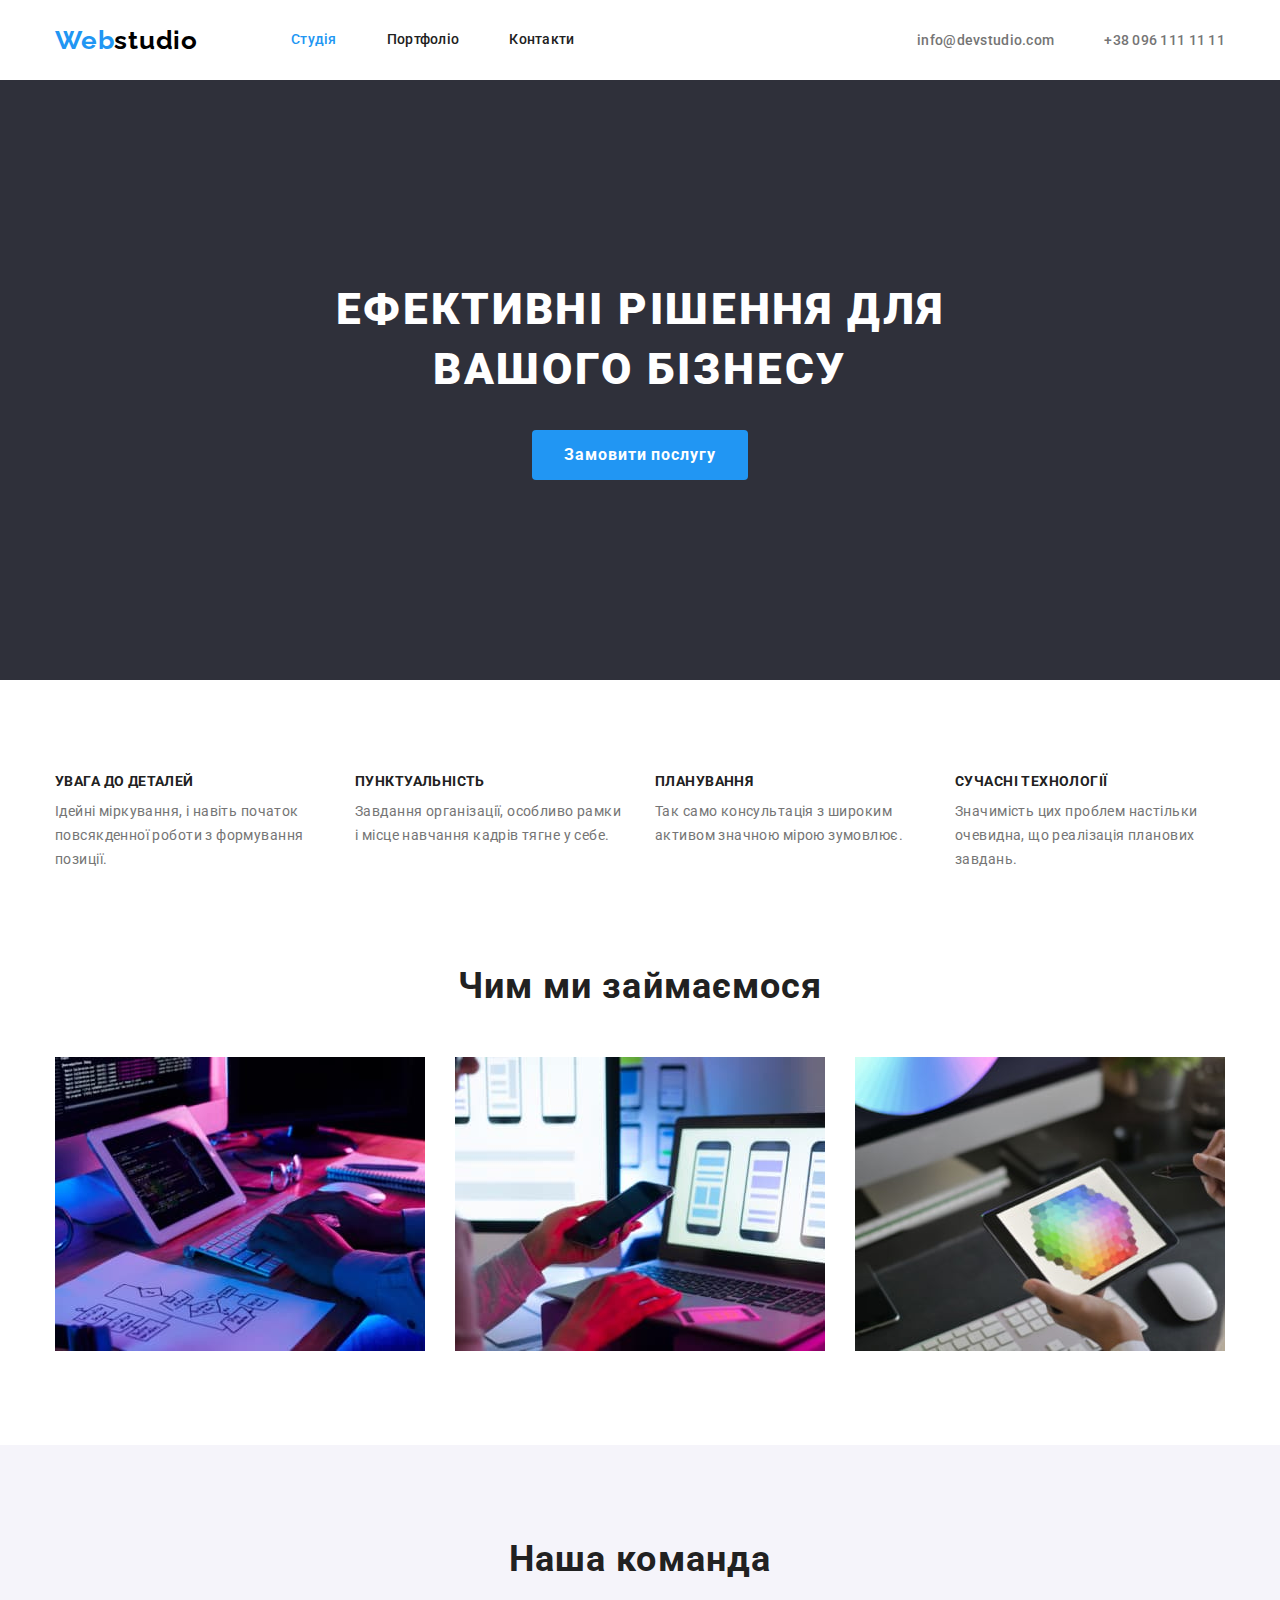
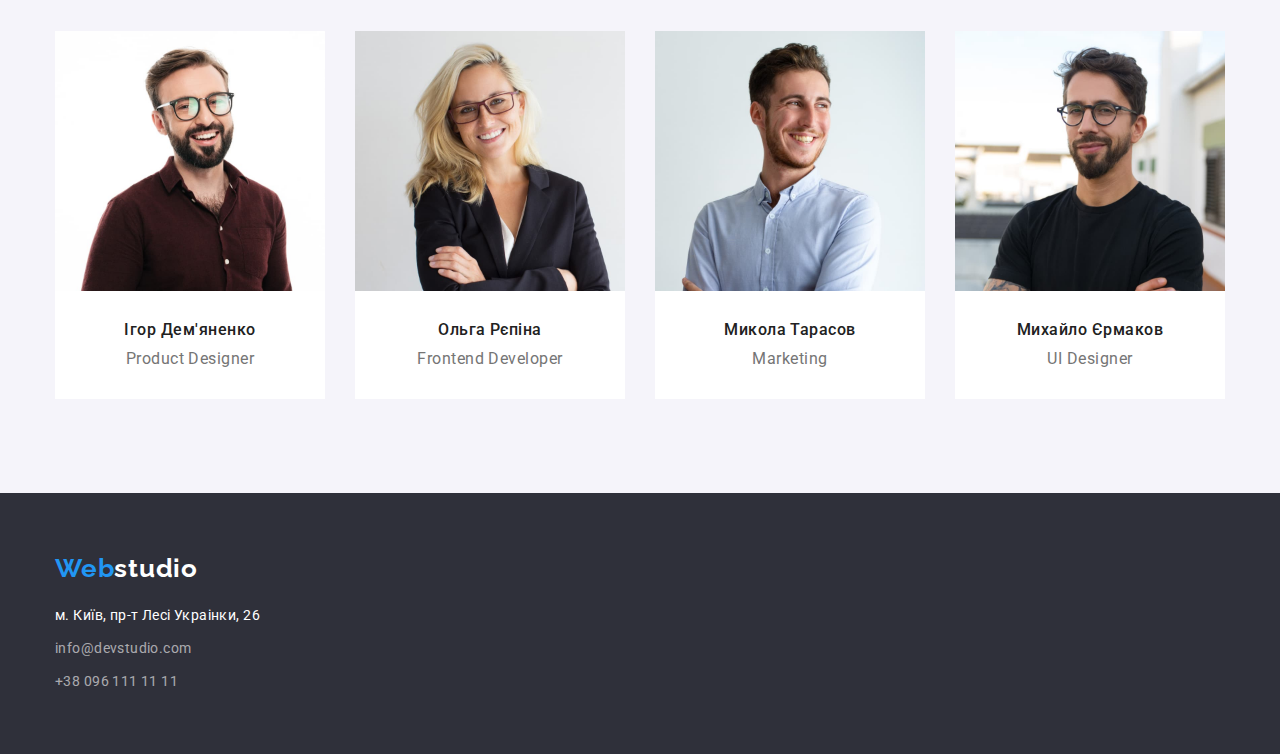
<file: index.html>
<!DOCTYPE html>
<html lang="uk">
  <head>
    <meta charset="UTF-8" />
    <meta http-equiv="X-UA-Compatible" content="IE=edge" />
    <meta name="viewport" content="width=device-width, initial-scale=1.0" />
    <title>My Web-Site</title>
    <link rel="import" href="/portfolio.html" />
    <link rel="preconnect" href="https://fonts.googleapis.com" />
    <link rel="preconnect" href="https://fonts.gstatic.com" crossorigin />
    <link
      href="https://fonts.googleapis.com/css2?family=Raleway:wght@700&family=Roboto:wght@400;500;700;900&display=swap"
      rel="stylesheet"
    />
    <link
      rel="stylesheet"
      href="https://cdnjs.cloudflare.com/ajax/libs/modern-normalize/1.1.0/modern-normalize.min.css"
    />
    <link rel="stylesheet" href="./css/styles.css" />
  </head>
  <body>
    <!-- Шапка Сайта -->
    <header class="all-nav">
      <div class="all-nav-container container">
        <nav class="page-nav">
          <a class="all-logo-header" href="./index.html">
            <span class="logo-part">Web</span>studio</a
          >
          <ul class="nav-menu list">
            <li class="nav-item">
              <a class="main-nav-link current" href="./index.html">Студія</a>
            </li>
            <li class="nav-item">
              <a class="main-nav-link" href="./portfolio.html">Портфоліо</a>
            </li>
            <li class="nav-item"><a class="main-nav-link" href="#">Контакти</a></li>
          </ul>
        </nav>

        <ul class="contacts-container list">
          <li>
            <a class="side-nav-links" href="mailto:info@devstudio.com">info@devstudio.com</a>
          </li>
          <li><a class="side-nav-links" href="tel:+380961111111">+38 096 111 11 11</a></li>
        </ul>
      </div>
    </header>
    <!-- The most unique -->
    <main>
      <!-- Герой -->
      <!-- 1 -->
      <section class="hero-section">
        <div class="hero-container container">
          <h1 class="hero-section-title">Ефективні рішення для вашого бізнесу</h1>
          <button class="hero-btn" type="button">Замовити послугу</button>
        </div>
      </section>
      <!-- 2 -->
      <section class="second-section section">
        <div class="container">
          <!-- Убранный заголовок №1 -->
          <h2 class="visually-hidden">Наші переваги</h2>
          <ul class="second-section-list list">
            <li class="second-list-item">
              <h3 class="second-section-title">Увага до деталей</h3>
              <p>Ідейні міркування, і навіть початок повсякденної роботи з формування позиції.</p>
            </li>
            <li class="second-list-item">
              <h3 class="second-section-title">Пунктуальність</h3>
              <p>Завдання організації, особливо рамки і місце навчання кадрів тягне у себе.</p>
            </li>
            <li class="second-list-item">
              <h3 class="second-section-title">Планування</h3>
              <p>Так само консультація з широким активом значною мірою зумовлює.</p>
            </li>
            <li class="second-list-item">
              <h3 class="second-section-title">Сучасні технології</h3>
              <p>Значимість цих проблем настільки очевидна, що реалізація планових завдань.</p>
            </li>
          </ul>
        </div>
      </section>
      <!-- 3 -->
      <section class="third-section section">
        <div class="container">
          <h2 class="third-section-title">Чим ми займаємося</h2>
          <ul class="third-section-list list">
            <li>
              <img
                src="./images/web-photo.jpg"
                alt="Створення веб-сайтів"
                width="370"
                height="294"
              />
            </li>
            <li>
              <img
                src="./images/mobile-app-photo.jpg"
                alt="Створення мобільних додатків"
                width="370"
                height="294"
              />
            </li>
            <li>
              <img
                src="./images/design-photo.jpg"
                alt="Створення дизайнів"
                width="370"
                height="294"
              />
            </li>
          </ul>
        </div>
      </section>
      <!-- 4 -->
      <section class="fourth-section section">
        <div class="container">
          <h2 class="fourth-section-title">Наша команда</h2>
          <ul class="fourth-section-list list">
            <li>
              <img
                src="./images/product-designer.jpg"
                alt="Фото дизайнера"
                width="270"
                height="260"
              />
              <div class="fourth-section-item">
                <h3 class="fourth-sub-title">Ігор Дем'яненко</h3>
                <p class="describe-list">Product Designer</p>
              </div>
            </li>
            <li>
              <img
                src="./images/frontend-developer.jpg"
                alt="Фото разробника"
                width="270"
                height="260"
              />
              <div class="fourth-section-item">
                <h3 class="fourth-sub-title">Ольга Рєпіна</h3>
                <p class="describe-list">Frontend Developer</p>
              </div>
            </li>
            <li>
              <img src="./images/marketing.jpg" alt="Фото маркетолога" width="270" height="260" />
              <div class="fourth-section-item">
                <h3 class="fourth-sub-title">Микола Тарасов</h3>
                <p class="describe-list">Marketing</p>
              </div>
            </li>
            <li>
              <img
                src="./images/ui-designer.jpg"
                alt="Фото іншого дезайнера"
                width="270"
                height="260"
              />
              <div class="fourth-section-item">
                <h3 class="fourth-sub-title">Михайло Єрмаков</h3>
                <p class="describe-list">UI Designer</p>
              </div>
            </li>
          </ul>
        </div>
      </section>
    </main>
    <!-- Подвал -->
    <footer class="footer-section">
      <div class="footer-container container">
        <a class="all-logo-footer" href="index.html"><span class="logo-part">Web</span>studio</a>
        <address>
          <ul class="footer-list list">
            <li class="footer-list-item">
              <a
                class="adress"
                href="https://goo.gl/maps/CPtrU1FHBa2aNyZL9"
                target="_blank"
                rel="noopener noreferrer nofollow"
                >м. Київ, пр-т Лесі Украінки, 26</a
              >
            </li>
            <li class="footer-list-item">
              <a class="contacts" href="mailto:info@devstudio.com">info@devstudio.com</a>
            </li>
            <li class="footer-list-item">
              <a class="contacts" href="tel:+380961111111">+38 096 111 11 11</a>
            </li>
          </ul>
        </address>
      </div>
    </footer>
  </body>
</html>
</file>
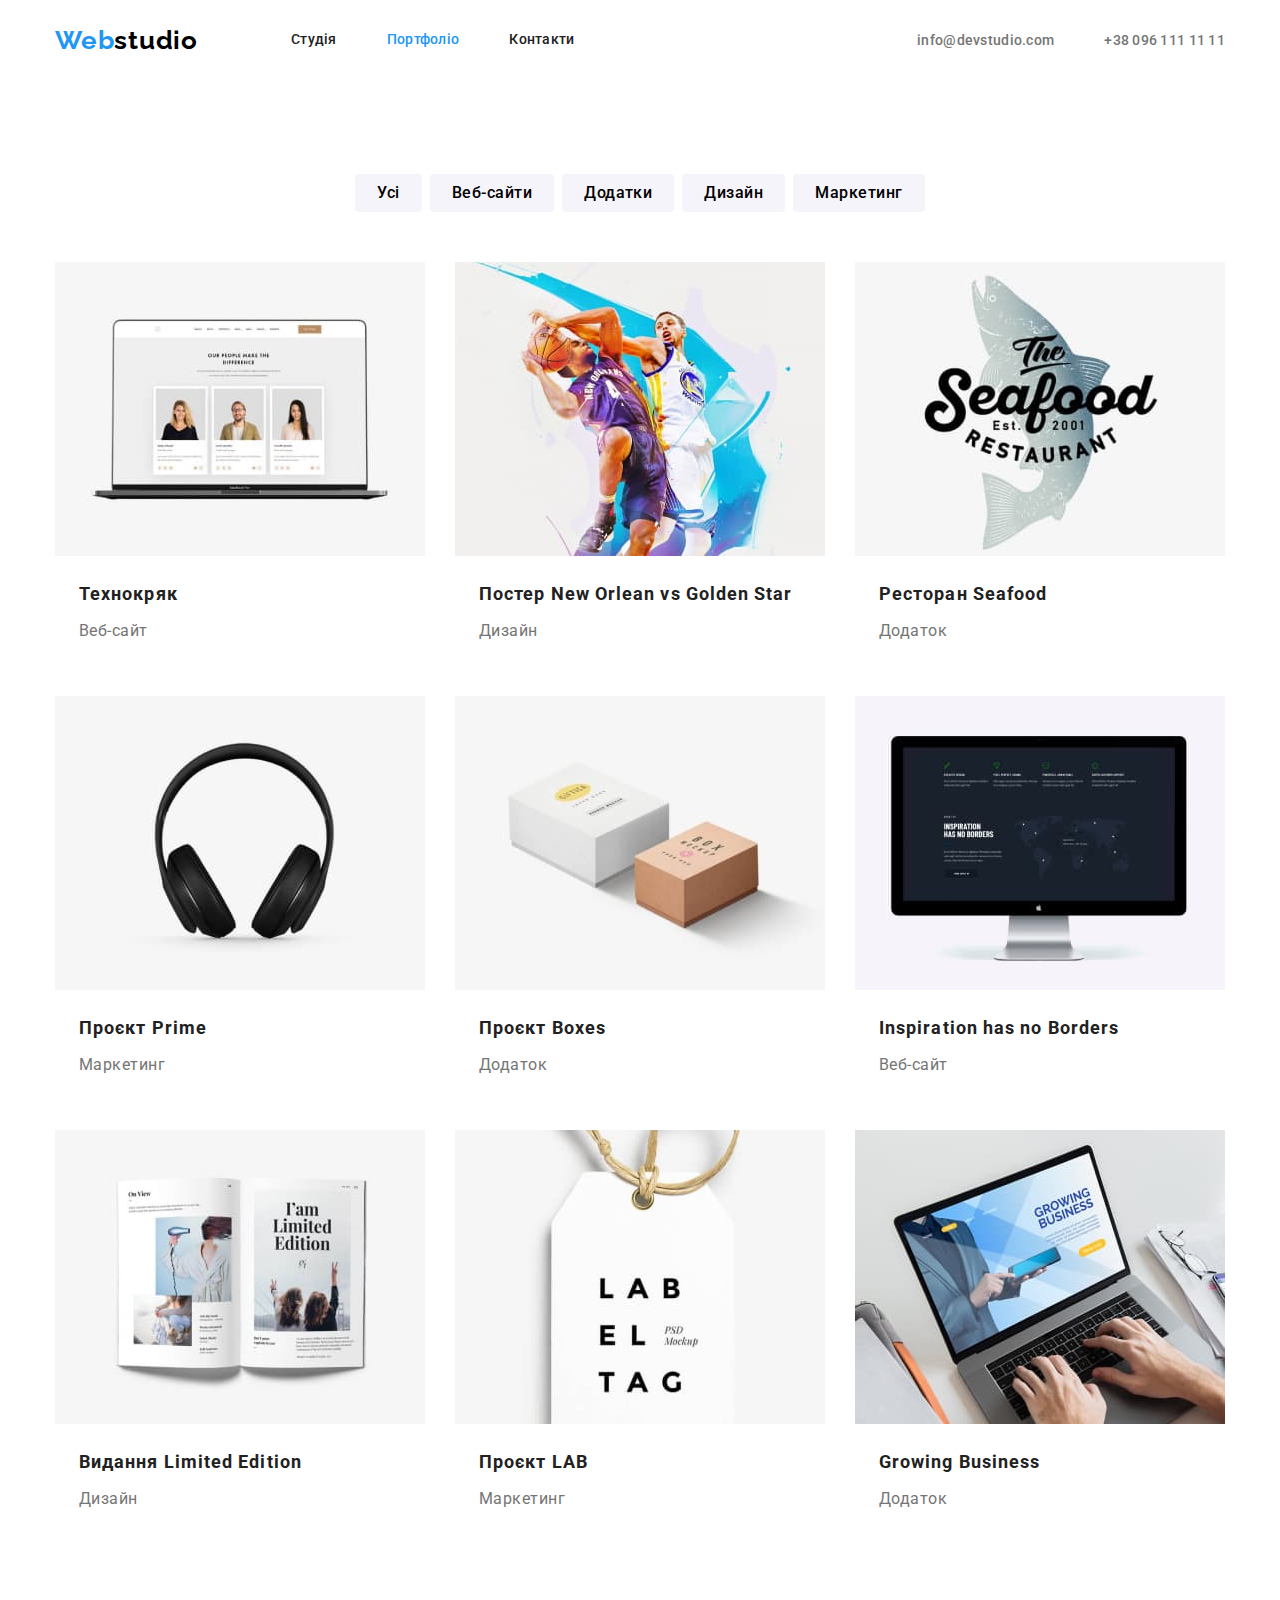
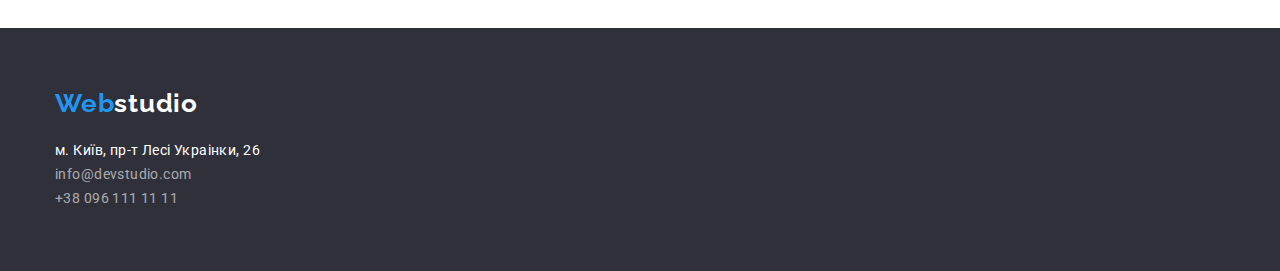
<file: portfolio.html>
<!DOCTYPE html>
<html lang="uk">
  <head>
    <meta charset="UTF-8" />
    <meta http-equiv="X-UA-Compatible" content="IE=edge" />
    <meta name="viewport" content="width=device-width, initial-scale=1.0" />
    <title>Document</title>
    <link rel="preconnect" href="https://fonts.googleapis.com" />
    <link rel="preconnect" href="https://fonts.gstatic.com" crossorigin />
    <link
      href="https://fonts.googleapis.com/css2?family=Raleway:wght@700&family=Roboto:wght@400;500;700;900&display=swap"
      rel="stylesheet"
    />
    <link
      rel="stylesheet"
      href="https://cdnjs.cloudflare.com/ajax/libs/modern-normalize/1.1.0/modern-normalize.min.css"
    />
    <link rel="stylesheet" href="./css/styles.css" />
  </head>
  <body>
    <header class="all-nav">
      <div class="all-nav-container container">
        <nav class="page-nav">
          <a class="all-logo-header" href="./index.html">
            <span class="logo-part">Web</span>studio</a
          >
          <ul class="nav-menu list">
            <li class="nav-item">
              <a class="main-nav-link" href="./index.html">Студія</a>
            </li>
            <li class="nav-item">
              <a class="main-nav-link current" href="./portfolio.html">Портфоліо</a>
            </li>
            <li class="nav-item"><a class="main-nav-link" href="#">Контакти</a></li>
          </ul>
        </nav>

        <ul class="contacts-container list">
          <li>
            <a class="side-nav-links" href="mailto:info@devstudio.com">info@devstudio.com</a>
          </li>
          <li><a class="side-nav-links" href="tel:+380961111111">+38 096 111 11 11</a></li>
        </ul>
      </div>
    </header>
    <main>
      <!-- Фильтр из кнопок -->
      <section class="hero-portfolio-section section">
        <div class="container">
          <!-- Убранный заголовок №2 -->
          <h1 class="visually-hidden">Фільтр кнопок</h1>
          <ul class="filter-btn-list list">
            <li><button class="filter-btn" type="button">Усі</button></li>
            <li><button class="filter-btn" type="button">Веб-сайти</button></li>
            <li><button class="filter-btn" type="button">Додатки</button></li>
            <li><button class="filter-btn" type="button">Дизайн</button></li>
            <li><button class="filter-btn" type="button">Маркетинг</button></li>
          </ul>
          <ul class="variant-menu list">
            <li class="variant-menu-item">
              <img src="./images/techno-kryak.jpg" alt="Фото веб-сайту" />
              <div class="variant-description-item">
                <h2 class="variant-title">Технокряк</h2>
                <p class="variant-description">Веб-сайт</p>
              </div>
            </li>
            <li class="variant-menu-item">
              <img src="./images/basket-poster.jpg" alt="Фото дизайну з баскетболу" />
              <div class="variant-description-item">
                <h2 class="variant-title">Постер New Orlean vs Golden Star</h2>
                <p class="variant-description">Дизайн</p>
              </div>
            </li>
            <li class="variant-menu-item">
              <img src="./images/restaurant-poster.jpg" alt="Логотип ресторану" />
              <div class="variant-description-item">
                <h2 class="variant-title">Ресторан Seafood</h2>
                <p class="variant-description">Додаток</p>
              </div>
            </li>
            <li class="variant-menu-item">
              <img src="./images/headphones.jpg" alt="Фото навушников" />
              <div class="variant-description-item">
                <h2 class="variant-title">Проєкт Prime</h2>
                <p class="variant-description">Маркетинг</p>
              </div>
            </li>
            <li class="variant-menu-item">
              <img src="./images/box-project.jpg" alt="Фото з двома коробками" />
              <div class="variant-description-item">
                <h2 class="variant-title">Проєкт Boxes</h2>
                <p class="variant-description">Додаток</p>
              </div>
            </li>
            <li class="variant-menu-item">
              <img src="./images/inspiration.jpg" alt="Фото іншого веб-сайту" />
              <div class="variant-description-item">
                <h2 class="variant-title">Inspiration has no Borders</h2>
                <p class="variant-description">Веб-сайт</p>
              </div>
            </li>
            <li class="variant-menu-item">
              <img src="./images/book-release.jpg" alt="Дизайн книги" />
              <div class="variant-description-item">
                <h2 class="variant-title">Видання Limited Edition</h2>
                <p class="variant-description">Дизайн</p>
              </div>
            </li>
            <li class="variant-menu-item">
              <img src="./images/project-lab.jpg" alt="Дизайн проекту" />
              <div class="variant-description-item">
                <h2 class="variant-title">Проєкт LAB</h2>
                <p class="variant-description">Маркетинг</p>
              </div>
            </li>
            <li class="variant-menu-item">
              <img src="./images/growing-business.jpg" alt="Фото бізнес сайту" />
              <div class="variant-description-item">
                <h2 class="variant-title">Growing Business</h2>
                <p class="variant-description">Додаток</p>
              </div>
            </li>
          </ul>
        </div>
      </section>
    </main>
    <footer class="footer-section">
      <div class="footer-container container">
        <a class="all-logo-footer" href="index.html"><span class="logo-part">Web</span>studio</a>
        <address>
          <ul class="footer-list list">
            <li>
              <a
                class="adress"
                href="https://goo.gl/maps/CPtrU1FHBa2aNyZL9"
                target="_blank"
                rel="noopener noreferrer nofollow"
                >м. Київ, пр-т Лесі Украінки, 26</a
              >
            </li>
            <li><a class="contacts" href="mailto:info@devstudio.com">info@devstudio.com</a></li>
            <li><a class="contacts" href="tel:+380961111111">+38 096 111 11 11</a></li>
          </ul>
        </address>
      </div>
    </footer>
  </body>
</html>
</file>
<file: css/styles.css>
/* Preparations */
:root{
    /* Fonts */
    --paragraf-color:#757575;
    --headings-color:#212121;
    --additional-color:#FFFFFF;
    --hover-color:#2196F3;
    --logo-color:#000000;

    /* Background */

    --main-background:#FFFFFF;
    --fourth-section-background: #F5F5F5;
    --fourth-section-list:#F5F4FA;
    --additional-background:#2F303A;

    /* Buttons */
    --hero-btn-hover:#188CE8;
    --button-hover:#2196F3;
    --button-background:#F5F4FA;
}

body{
    font-family: 'Roboto', sans-serif;
    color: var(--paragraf-color);
    background-color: var(--main-background);

}
h1,h2,h3,h4,h5,h6,p,ul{
    margin-top: 0;
    margin-bottom: 0;
}
img {
    display: block;
    max-width: 100%;
    height: auto;
}

.section{
    padding-top: 94px;
    padding-bottom: 94px;
}
.container{
    width: 1200px;
    padding: 0px 15px;
    margin: 0 auto;
}


.visually-hidden {
    position: absolute;
    white-space: nowrap;
    width: 1px;
    height: 1px;
    overflow: hidden;
    border: 0;
    padding: 0;
    clip: rect(0 0 0 0);
    clip-path: inset(50%);
    margin: -1px;
}

/* Шапка */

.all-nav-container {
    display: flex;
    justify-content: space-between;
    align-items: center;
    border-bottom: 1px #ECECEC;

}

.page-nav {
    display: flex;
    align-items: center;
    gap: 93px;
}

.nav-menu,
.contacts-container {
   display: flex;
   gap: 50px;
   padding-left: 0;

}

.all-logo-header{
        font-family: 'Raleway', sans-serif;
        font-weight: 700;
        font-size: 26px;
        line-height: 1.19;
        color: var(--logo-color);
        text-decoration: none;
        letter-spacing: 0.03em;
}
.logo-part{
 color: var(--hover-color);

}

.list{
    list-style-type: none;
}

.all-nav{
    background-color: var(--main-background);
}
.main-nav-link{
        font-weight: 500;
        font-size: 14px;
        line-height: 1.14;
        color: var(--headings-color);
        letter-spacing: 0.02em;
        text-decoration: none;

        padding: 32px 0;
        display: block;
}

.main-nav-link:hover,
.main-nav-link:focus{
    color: var(--hover-color);
}
.current {
    color: var(--hover-color);

}
.side-nav-links{
        font-weight: 500;
        font-size: 14px;
        line-height: 1.14;
        color: var(--paragraf-color);
        letter-spacing: 0.02em;
        text-decoration: none;
}
.side-nav-links:hover,
.side-nav-links:focus {
    color: var(--hover-color);
}

/* Main Studio */

/* 1 (Hero) */

.hero-section{
        text-align: center;
        background-color: var(--additional-background);
        color: var(--additional-color);

        padding-top: 200px;
        padding-bottom: 200px;

}
.hero-container {
}
.hero-section-title {
    font-weight: 900;
    font-size: 44px;
    line-height: 1.36;
    text-align: center;
    letter-spacing: 0.06em;
    text-transform: uppercase;
    color: var(--additional-color);

    width: 696px;
    height: 120px; 
    margin-bottom: 30px;
    margin-right: auto;
    margin-left: auto;

}
.hero-btn{
        background-color: var(--button-hover);
        color: var(--additional-color);
        font-weight: 700;
        font-size: 16px;
        line-height: 1.88;
        text-align: center;
        letter-spacing: 0.06em;
        border-radius: 4px;
        border: 0;
        cursor: pointer;
        font-family: inherit;

        width: 216px;
        height: 50px;
        
}
.hero-btn:hover,
.hero-btn:focus{
   background-color: var(--hero-btn-hover);
}

/* 2 */

.second-section{
    background-color: var(--main-background);
}
 
.second-section-list{
        font-size: 14px;
        line-height: 1.71;   
        letter-spacing: 0.03em;
        color: var(--paragraf-color);

        display: flex;
        align-items: flex-start;
        justify-content: center;
        gap: 30px;
        padding-left: 0;
       
}
.second-list-item{
    width: 270px;
}
.second-section-title{
        color: var(--headings-color);
        font-size: 14px;
        line-height: 1.14;
        letter-spacing: 0.03em;
        text-transform: uppercase;

        margin-bottom: 10px;
}

/* 3 */

.third-section{
     background-color: var(--main-background);

     padding-top: 0;
}
.third-section-list{
    display: flex;
    align-items: center;
    justify-content: center;
    gap: 30px;
    padding-left: 0;
}

.third-section-title{
        font-size: 36px;
        line-height: 1.16;
        text-align: center;
        letter-spacing: 0.03em;
        color: var(--headings-color);

        margin-bottom: 50px;
}

/* 4 */
.fourth-section{
    background-color: var(--fourth-section-list);
}
.fourth-section-list{
    display: flex;
    justify-content: center;
    align-items: center;
    gap: 30px;
    padding-left: 0;

}
.fourth-section-item{
    background-color: var(--main-background);
    padding-top: 30px;
    padding-bottom: 30px;
}
.fourth-section-item h3{
    margin-bottom: 10px;
}
.fourth-section-title{
        font-size: 36px;
        line-height: 1.16;
        text-align: center;
        letter-spacing: 0.03em;
        color: var(--headings-color);

        margin-bottom: 50px;
}
.fourth-sub-title{
        font-weight: 500;
        font-size: 16px;
        line-height: 1.18;
        text-align: center;
        letter-spacing: 0.03em;
        color: var(--headings-color);
}
.describe-list{
        font-size: 16px;
        line-height: 1.18;
        text-align: center;
        letter-spacing: 0.03em;
}

/* Footer */
.footer-container{
    display: flex;
    flex-direction: column;

}
.footer-list{
    padding-left: 0;
}
.footer-list-item:not(:last-child){
margin-bottom: 9px;
}




.all-logo-footer{
        font-family: 'Raleway', sans-serif;
        font-weight: 700;
        font-size: 26px;
        line-height: 1.19;
        letter-spacing: 0.03em;
        color: var(--additional-color);
        text-decoration: none;

        margin-bottom: 20px;
}

.footer-section{
        background-color: var(--additional-background);

        padding-top: 60px;
        padding-bottom: 60px;
}
.adress{
    font-size: 14px;
    line-height: 1.71;
    letter-spacing: 0.03em;
    color: var(--additional-color);
    text-decoration: none;
    font-style: normal;
}
.adress:hover,
.adress:focus {
    color: var(--hover-color);
}
.contacts{
    font-size: 14px;
    line-height: 1.71;
    letter-spacing: 0.03em;
    color: rgba(255, 255, 255, 0.6);
    text-decoration: none;
    font-style: normal;
}
.contacts:hover,
.contacts:focus {
    color: var(--hover-color);
}



/* Main Portfolio */
.hero-portfolio-section{
    border-color: var(--main-background);
}
.filter-btn-list{
    display: flex;
    justify-content: center;
    align-items: center;
    gap: 8px;
    margin-bottom: 50px;
    padding-left: 0;
}
.filter-btn{
    font-weight: 500;
    font-size: 16px;
    line-height: 1.62;
    text-align: center;
    letter-spacing: 0.03em;
    background-color: var(--button-background);
    border-radius: 4px;
    border: 0;
    cursor: pointer;
    font-family: inherit;

    padding: 6px 22px;
}
.filter-btn:hover,
.filter-btn:focus{
    background-color: var(--button-hover);
    color: var(--additional-color);

}
.variant-menu{
    display: flex;
    flex-wrap: wrap;
    align-items: center;
    flex-basis: calc((100%-2*30)/3); 
    gap: 30px;
    padding-left: 0;
}
.variant-description-item{
    padding: 20px 24px;
    border: 1px #EEEEEE;
}

.variant-menu h2{
    margin-bottom: 4px;
}





.variant-title{
        font-size: 18px;
        line-height: 2;
        letter-spacing: 0.06em;
        color:var(--headings-color);
}

.variant-description{
        font-size: 16px;
        line-height: 1.88;
        letter-spacing: 0.03em;
        color: var(--paragraf-color);
}
</file>
